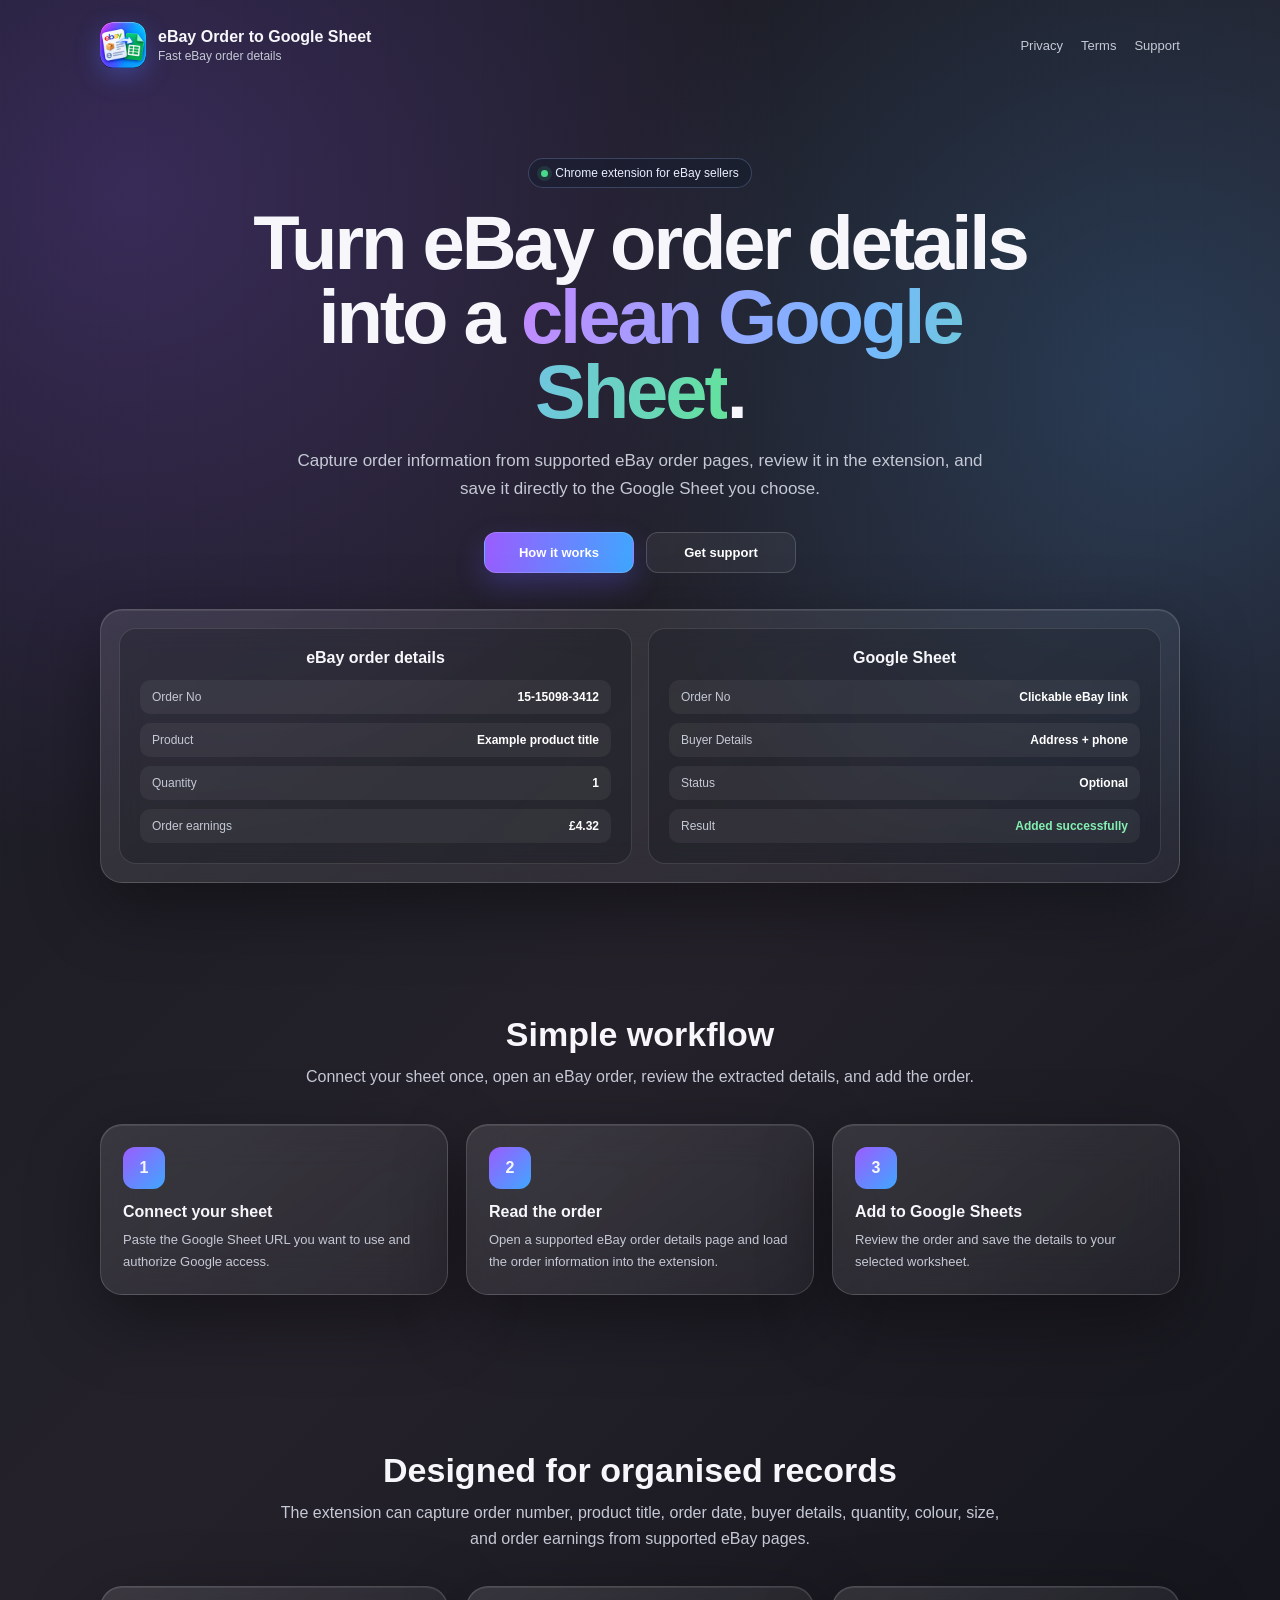
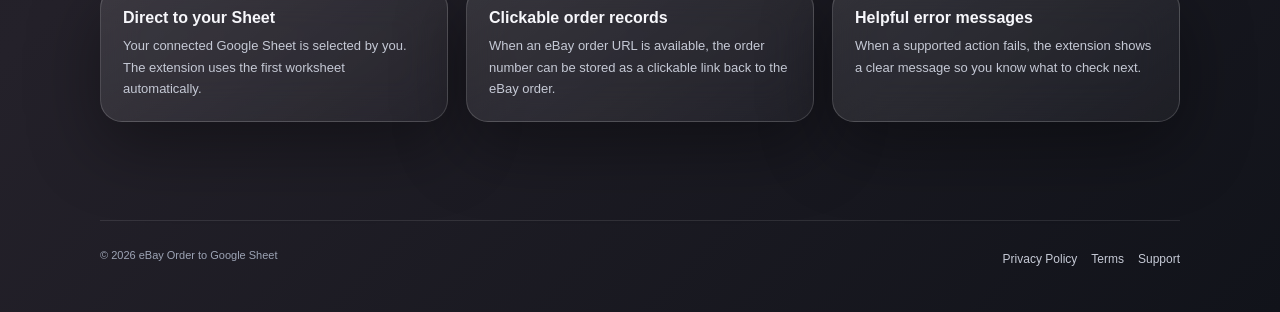
<file: index.html>
<!doctype html>
<html lang="en">
<head>
<meta charset="utf-8"><meta name="viewport" content="width=device-width,initial-scale=1">
<title>eBay Order to Google Sheet</title>
<meta name="description" content="Capture eBay order details and save them directly to your Google Sheet.">
<link rel="stylesheet" href="styles.css">
</head>
<body>
<div class="container">
<nav class="nav">
  <a class="brand" href="index.html" style="text-decoration:none;color:inherit"><img src="icon.png" alt="eBay Order to Google Sheet icon"><div><strong>eBay Order to Google Sheet</strong><span>Fast eBay order details</span></div></a>
  <div class="navlinks"><a href="privacy.html">Privacy</a><a href="terms.html">Terms</a><a href="support.html">Support</a></div>
</nav>
<main>
<section class="hero">
  <div class="pill"><span class="dot"></span>Chrome extension for eBay sellers</div>
  <h1>Turn eBay order details into a <span>clean Google Sheet</span>.</h1>
  <p class="lead">Capture order information from supported eBay order pages, review it in the extension, and save it directly to the Google Sheet you choose.</p>
  <div class="actions"><a class="btn primary" href="#how-it-works">How it works</a><a class="btn secondary" href="support.html">Get support</a></div>
  <div class="demo glass">
    <div class="mock">
      <div class="mockcard"><div class="mocktitle">eBay order details</div><div class="rows"><div class="row"><span>Order No</span><b>15-15098-3412</b></div><div class="row"><span>Product</span><b>Example product title</b></div><div class="row"><span>Quantity</span><b>1</b></div><div class="row"><span>Order earnings</span><b>£4.32</b></div></div></div>
      <div class="mockcard"><div class="mocktitle">Google Sheet</div><div class="rows"><div class="row"><span>Order No</span><b>Clickable eBay link</b></div><div class="row"><span>Buyer Details</span><b>Address + phone</b></div><div class="row"><span>Status</span><b>Optional</b></div><div class="row"><span>Result</span><b style="color:#84efb3">Added successfully</b></div></div></div>
    </div>
  </div>
</section>
<section id="how-it-works">
  <div class="section-title"><h2>Simple workflow</h2><p>Connect your sheet once, open an eBay order, review the extracted details, and add the order.</p></div>
  <div class="grid">
    <article class="card glass"><div class="iconbox">1</div><h3>Connect your sheet</h3><p>Paste the Google Sheet URL you want to use and authorize Google access.</p></article>
    <article class="card glass"><div class="iconbox">2</div><h3>Read the order</h3><p>Open a supported eBay order details page and load the order information into the extension.</p></article>
    <article class="card glass"><div class="iconbox">3</div><h3>Add to Google Sheets</h3><p>Review the order and save the details to your selected worksheet.</p></article>
  </div>
</section>
<section>
  <div class="section-title"><h2>Designed for organised records</h2><p>The extension can capture order number, product title, order date, buyer details, quantity, colour, size, and order earnings from supported eBay pages.</p></div>
  <div class="grid">
    <article class="card glass"><h3>Direct to your Sheet</h3><p>Your connected Google Sheet is selected by you. The extension uses the first worksheet automatically.</p></article>
    <article class="card glass"><h3>Clickable order records</h3><p>When an eBay order URL is available, the order number can be stored as a clickable link back to the eBay order.</p></article>
    <article class="card glass"><h3>Helpful error messages</h3><p>When a supported action fails, the extension shows a clear message so you know what to check next.</p></article>
  </div>
</section>
</main>
<footer class="footer"><div class="footer-inner"><small>© 2026 eBay Order to Google Sheet</small><div><a href="privacy.html">Privacy Policy</a><a href="terms.html">Terms</a><a href="support.html">Support</a></div></div></footer>
</div>
</body></html>
</file>
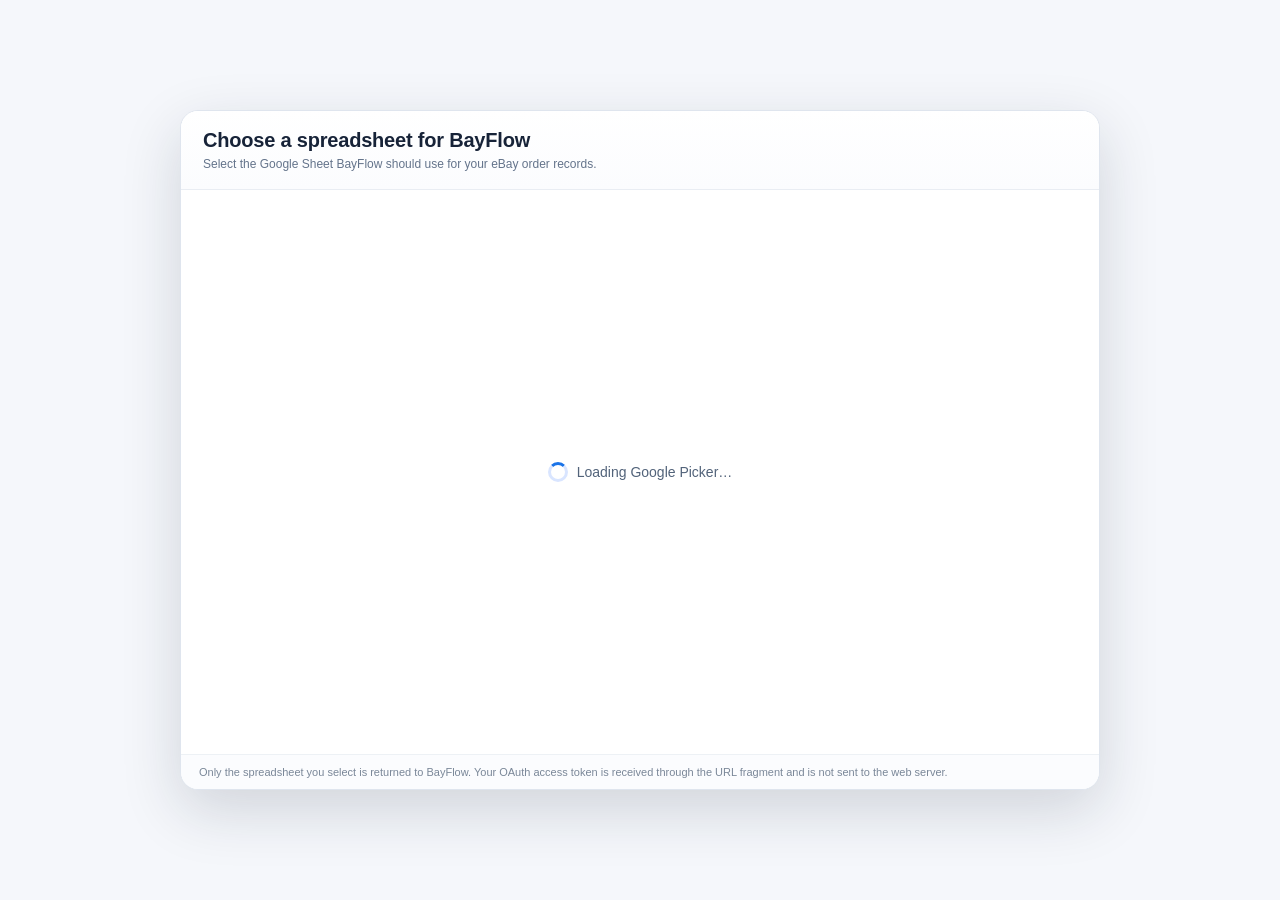
<file: picker.html>
<!doctype html>
<html lang="en">
<head>
  <meta charset="utf-8">
  <meta name="viewport" content="width=device-width, initial-scale=1">
  <title>BayFlow - Choose a Google Sheet</title>
  <style>
    :root{color-scheme:light}
    *{box-sizing:border-box}
    html,body{margin:0;width:100%;height:100%;font-family:Segoe UI,Roboto,Arial,sans-serif;background:#f5f7fb;color:#172338}
    body{display:flex;align-items:center;justify-content:center}
    .card{width:min(920px,94vw);height:min(680px,90vh);display:flex;flex-direction:column;background:#fff;border:1px solid #dfe5ee;border-radius:18px;box-shadow:0 20px 60px rgba(20,32,50,.16);overflow:hidden}
    .head{padding:18px 22px;border-bottom:1px solid #e9edf3;background:linear-gradient(180deg,#fff,#fbfcfe)}
    .title{font-size:20px;font-weight:700;letter-spacing:-.2px}
    .sub{margin-top:5px;font-size:12px;color:#64748b}
    .body{position:relative;flex:1;min-height:0;padding:14px 18px}
    #state{display:flex;align-items:center;justify-content:center;height:100%;padding:16px;text-align:center;font-size:14px;color:#52637a}
    #state.ok{color:#167a46}
    #state.err{color:#a52626}
    .mini{padding:11px 18px;border-top:1px solid #edf1f5;font-size:11px;color:#7a8798;background:#fbfcfe}
    .spinner{width:20px;height:20px;border:3px solid #d9e5ff;border-top-color:#1a73e8;border-radius:50%;animation:spin .8s linear infinite;margin-right:9px}
    @keyframes spin{to{transform:rotate(360deg)}}
  </style>
  <script async defer src="https://apis.google.com/js/api.js"></script>
</head>
<body>
  <section class="card" aria-label="BayFlow Google Sheet Picker">
    <header class="head">
      <div class="title">Choose a spreadsheet for BayFlow</div>
      <div class="sub">Select the Google Sheet BayFlow should use for your eBay order records.</div>
    </header>
    <main class="body">
      <div id="state"><span class="spinner"></span><span>Loading Google Picker…</span></div>
    </main>
    <footer class="mini">Only the spreadsheet you select is returned to BayFlow. Your OAuth access token is received through the URL fragment and is not sent to the web server.</footer>
  </section>

  <script>
    const PROJECT_NUMBER = "74619253589";
    // Replace this placeholder locally with your restricted Google Picker API key.
    const API_KEY = "AIzaSyA6EOGC8nXC9sb9Z-Lqsw6kfRD4mt_FAi4";
    const state = document.getElementById("state");

    const params = new URLSearchParams(window.location.search);
    const token = new URLSearchParams(window.location.hash.slice(1)).get("token") || "";

    function setState(text, kind = "") {
      state.className = kind;
      state.innerHTML = "";
      const span = document.createElement("span");
      span.textContent = text;
      state.appendChild(span);
    }

    function setLoading(text) {
      state.className = "";
      state.innerHTML = "";
      const spinner = document.createElement("span");
      spinner.className = "spinner";
      const label = document.createElement("span");
      label.textContent = text;
      state.append(spinner, label);
    }

    function sendSelection(selection) {
      window.parent.postMessage(selection, "*");
    }

    function openPicker() {
      if (!token) {
        setState("Google authorization was not provided. Please reconnect BayFlow.", "err");
        return;
      }
      if (API_KEY === "PASTE_API_KEY_HERE") {
        setState("Picker is not configured yet. Add the restricted Google API key to picker.html.", "err");
        return;
      }
      if (!window.google || !google.picker) {
        setState("Google Picker could not be loaded. Please refresh and try again.", "err");
        return;
      }

      try {
        const view = new google.picker.DocsView(google.picker.ViewId.SPREADSHEETS)
          .setIncludeFolders(false);

        const picker = new google.picker.PickerBuilder()
          .setDeveloperKey(API_KEY)
          .setOAuthToken(token)
          .setAppId(PROJECT_NUMBER)
          .addView(view)
          .setTitle("Choose a spreadsheet for BayFlow")
          .setCallback((data) => {
            if (data.action === google.picker.Action.PICKED) {
              const doc = data.docs && data.docs[0];
              if (!doc) {
                setState("No spreadsheet was selected.", "err");
                return;
              }

              sendSelection({
                type: "BAYFLOW_SHEET_SELECTED",
                id: doc[google.picker.Document.ID] || "",
                name: doc[google.picker.Document.NAME] || "Google Sheet",
                url: doc[google.picker.Document.URL] || ""
              });
              setState("Spreadsheet selected. Finishing connection…", "ok");
            } else if (data.action === google.picker.Action.CANCEL) {
              sendSelection({type: "BAYFLOW_SHEET_PICKER_CANCELLED"});
              setState("Selection cancelled.");
            }
          })
          .build();

        picker.setVisible(true);
        setState("Choose a spreadsheet…");
      } catch (error) {
        setState(error && error.message ? error.message : "Unable to open Google Picker.", "err");
      }
    }

    function loadPicker() {
      if (!window.gapi) {
        setTimeout(loadPicker, 150);
        return;
      }
      setLoading("Loading Google Picker…");
      gapi.load("picker", {callback: openPicker});
    }

    if (!PROJECT_NUMBER || PROJECT_NUMBER.length < 6) {
      setState("Picker project configuration is incomplete.", "err");
    } else {
      loadPicker();
    }
  </script>
</body>
</html>
</file>
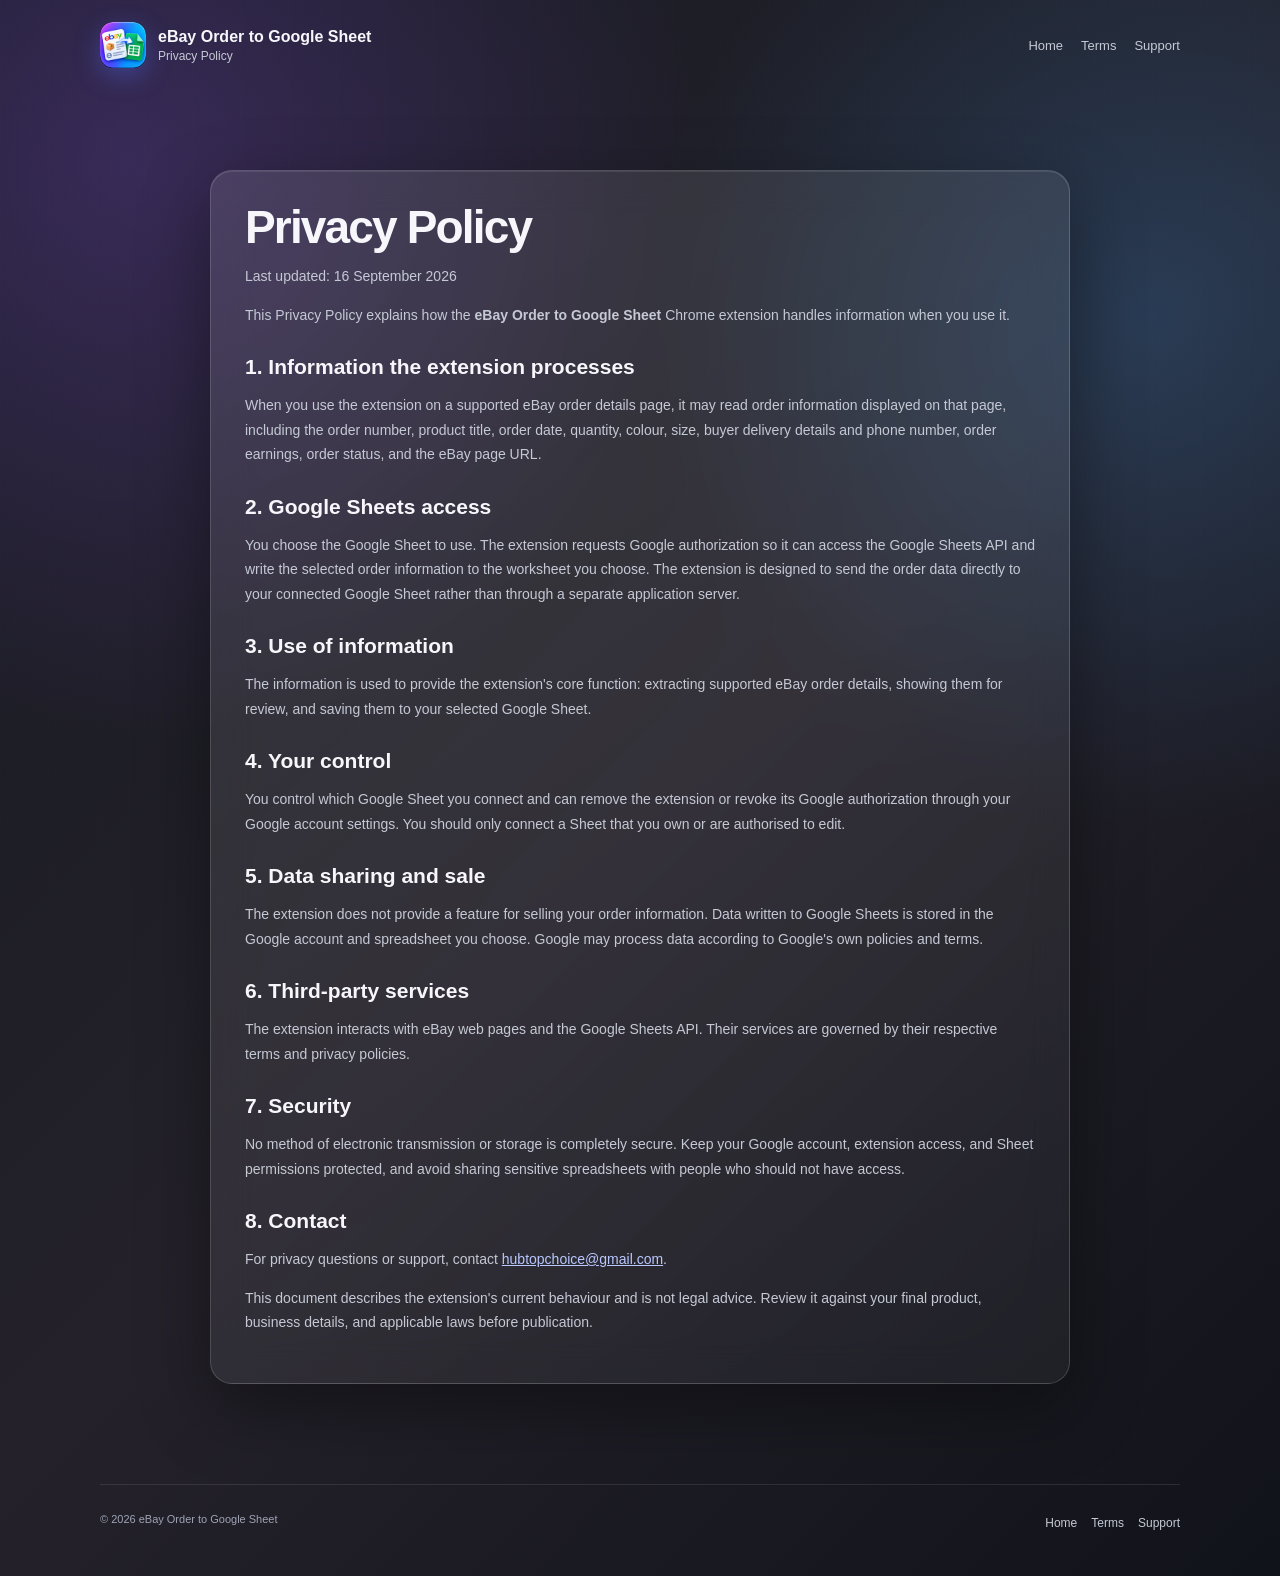
<file: privacy.html>
<!doctype html><html lang="en"><head><meta charset="utf-8"><meta name="viewport" content="width=device-width,initial-scale=1"><title>Privacy Policy | eBay Order to Google Sheet</title><link rel="stylesheet" href="styles.css"></head><body><div class="container"><nav class="nav"><a class="brand" href="index.html" style="text-decoration:none;color:inherit"><img src="icon.png" alt=""><div><strong>eBay Order to Google Sheet</strong><span>Privacy Policy</span></div></a><div class="navlinks"><a href="index.html">Home</a><a href="terms.html">Terms</a><a href="support.html">Support</a></div></nav><main class="legal"><div class="glass"><h1>Privacy Policy</h1><p>Last updated: 16 September 2026</p><p>This Privacy Policy explains how the <strong>eBay Order to Google Sheet</strong> Chrome extension handles information when you use it.</p><h2>1. Information the extension processes</h2><p>When you use the extension on a supported eBay order details page, it may read order information displayed on that page, including the order number, product title, order date, quantity, colour, size, buyer delivery details and phone number, order earnings, order status, and the eBay page URL.</p><h2>2. Google Sheets access</h2><p>You choose the Google Sheet to use. The extension requests Google authorization so it can access the Google Sheets API and write the selected order information to the worksheet you choose. The extension is designed to send the order data directly to your connected Google Sheet rather than through a separate application server.</p><h2>3. Use of information</h2><p>The information is used to provide the extension's core function: extracting supported eBay order details, showing them for review, and saving them to your selected Google Sheet.</p><h2>4. Your control</h2><p>You control which Google Sheet you connect and can remove the extension or revoke its Google authorization through your Google account settings. You should only connect a Sheet that you own or are authorised to edit.</p><h2>5. Data sharing and sale</h2><p>The extension does not provide a feature for selling your order information. Data written to Google Sheets is stored in the Google account and spreadsheet you choose. Google may process data according to Google's own policies and terms.</p><h2>6. Third-party services</h2><p>The extension interacts with eBay web pages and the Google Sheets API. Their services are governed by their respective terms and privacy policies.</p><h2>7. Security</h2><p>No method of electronic transmission or storage is completely secure. Keep your Google account, extension access, and Sheet permissions protected, and avoid sharing sensitive spreadsheets with people who should not have access.</p><h2>8. Contact</h2><p>For privacy questions or support, contact <a href="mailto:hubtopchoice@gmail.com" style="color:#b9c8ff">hubtopchoice@gmail.com</a>.</p><p class="note">This document describes the extension's current behaviour and is not legal advice. Review it against your final product, business details, and applicable laws before publication.</p></div></main><footer class="footer"><div class="footer-inner"><small>© 2026 eBay Order to Google Sheet</small><div><a href="index.html">Home</a><a href="terms.html">Terms</a><a href="support.html">Support</a></div></div></footer></div></body></html>
</file>
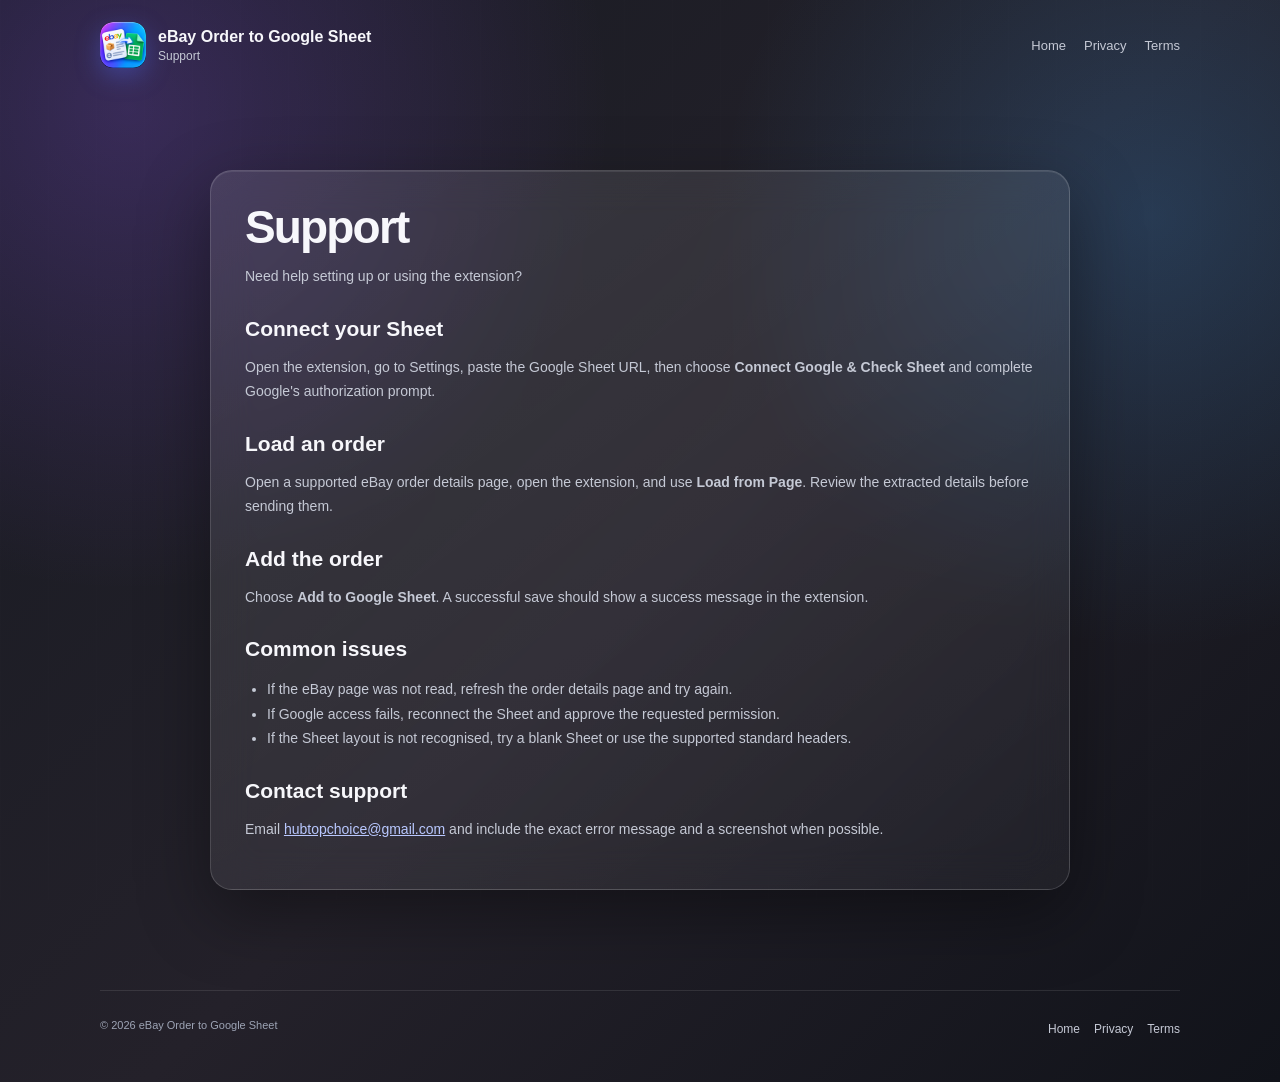
<file: support.html>
<!doctype html><html lang="en"><head><meta charset="utf-8"><meta name="viewport" content="width=device-width,initial-scale=1"><title>Support | eBay Order to Google Sheet</title><link rel="stylesheet" href="styles.css"></head><body><div class="container"><nav class="nav"><a class="brand" href="index.html" style="text-decoration:none;color:inherit"><img src="icon.png" alt=""><div><strong>eBay Order to Google Sheet</strong><span>Support</span></div></a><div class="navlinks"><a href="index.html">Home</a><a href="privacy.html">Privacy</a><a href="terms.html">Terms</a></div></nav><main class="legal"><div class="glass"><h1>Support</h1><p>Need help setting up or using the extension?</p><h2>Connect your Sheet</h2><p>Open the extension, go to Settings, paste the Google Sheet URL, then choose <strong>Connect Google &amp; Check Sheet</strong> and complete Google's authorization prompt.</p><h2>Load an order</h2><p>Open a supported eBay order details page, open the extension, and use <strong>Load from Page</strong>. Review the extracted details before sending them.</p><h2>Add the order</h2><p>Choose <strong>Add to Google Sheet</strong>. A successful save should show a success message in the extension.</p><h2>Common issues</h2><ul><li>If the eBay page was not read, refresh the order details page and try again.</li><li>If Google access fails, reconnect the Sheet and approve the requested permission.</li><li>If the Sheet layout is not recognised, try a blank Sheet or use the supported standard headers.</li></ul><h2>Contact support</h2><p>Email <a href="mailto:hubtopchoice@gmail.com" style="color:#b9c8ff">hubtopchoice@gmail.com</a> and include the exact error message and a screenshot when possible.</p></div></main><footer class="footer"><div class="footer-inner"><small>© 2026 eBay Order to Google Sheet</small><div><a href="index.html">Home</a><a href="privacy.html">Privacy</a><a href="terms.html">Terms</a></div></div></footer></div></body></html>
</file>
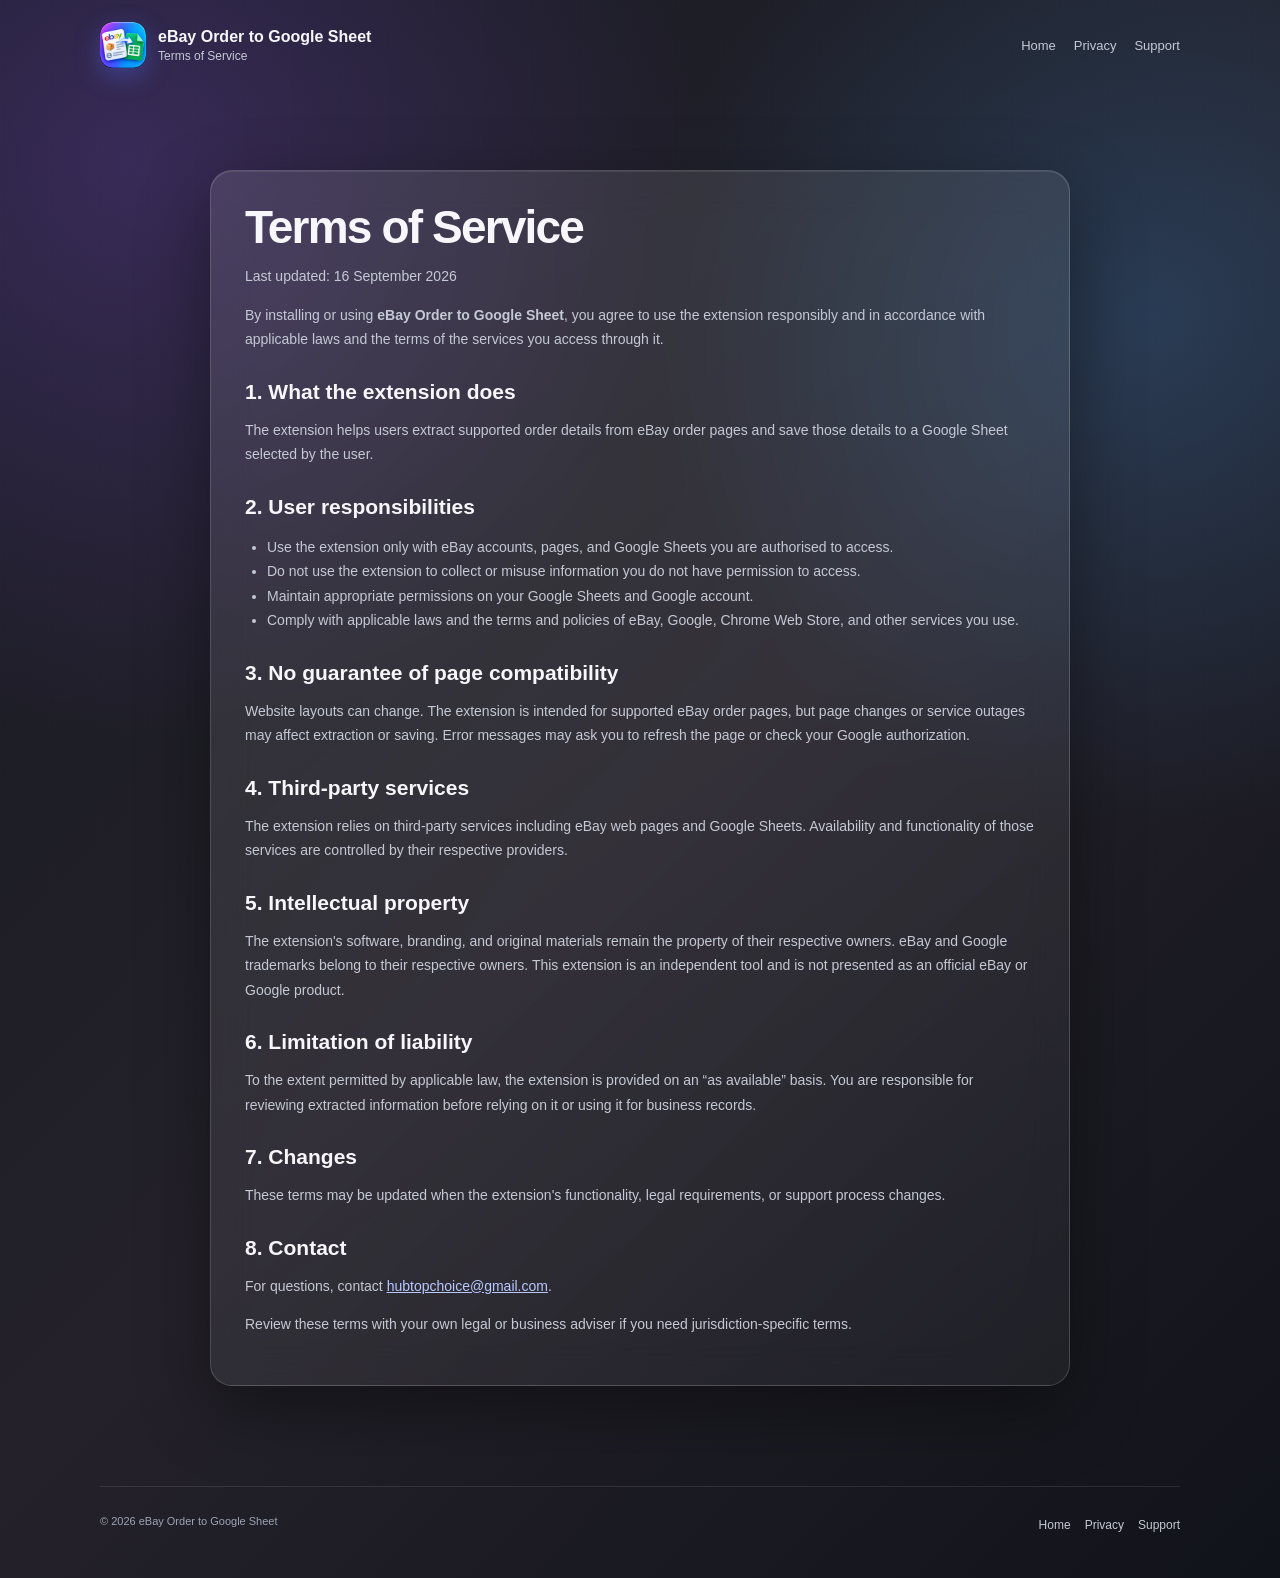
<file: terms.html>
<!doctype html><html lang="en"><head><meta charset="utf-8"><meta name="viewport" content="width=device-width,initial-scale=1"><title>Terms of Service | eBay Order to Google Sheet</title><link rel="stylesheet" href="styles.css"></head><body><div class="container"><nav class="nav"><a class="brand" href="index.html" style="text-decoration:none;color:inherit"><img src="icon.png" alt=""><div><strong>eBay Order to Google Sheet</strong><span>Terms of Service</span></div></a><div class="navlinks"><a href="index.html">Home</a><a href="privacy.html">Privacy</a><a href="support.html">Support</a></div></nav><main class="legal"><div class="glass"><h1>Terms of Service</h1><p>Last updated: 16 September 2026</p><p>By installing or using <strong>eBay Order to Google Sheet</strong>, you agree to use the extension responsibly and in accordance with applicable laws and the terms of the services you access through it.</p><h2>1. What the extension does</h2><p>The extension helps users extract supported order details from eBay order pages and save those details to a Google Sheet selected by the user.</p><h2>2. User responsibilities</h2><ul><li>Use the extension only with eBay accounts, pages, and Google Sheets you are authorised to access.</li><li>Do not use the extension to collect or misuse information you do not have permission to access.</li><li>Maintain appropriate permissions on your Google Sheets and Google account.</li><li>Comply with applicable laws and the terms and policies of eBay, Google, Chrome Web Store, and other services you use.</li></ul><h2>3. No guarantee of page compatibility</h2><p>Website layouts can change. The extension is intended for supported eBay order pages, but page changes or service outages may affect extraction or saving. Error messages may ask you to refresh the page or check your Google authorization.</p><h2>4. Third-party services</h2><p>The extension relies on third-party services including eBay web pages and Google Sheets. Availability and functionality of those services are controlled by their respective providers.</p><h2>5. Intellectual property</h2><p>The extension's software, branding, and original materials remain the property of their respective owners. eBay and Google trademarks belong to their respective owners. This extension is an independent tool and is not presented as an official eBay or Google product.</p><h2>6. Limitation of liability</h2><p>To the extent permitted by applicable law, the extension is provided on an “as available” basis. You are responsible for reviewing extracted information before relying on it or using it for business records.</p><h2>7. Changes</h2><p>These terms may be updated when the extension's functionality, legal requirements, or support process changes.</p><h2>8. Contact</h2><p>For questions, contact <a href="mailto:hubtopchoice@gmail.com" style="color:#b9c8ff">hubtopchoice@gmail.com</a>.</p><p class="note">Review these terms with your own legal or business adviser if you need jurisdiction-specific terms.</p></div></main><footer class="footer"><div class="footer-inner"><small>© 2026 eBay Order to Google Sheet</small><div><a href="index.html">Home</a><a href="privacy.html">Privacy</a><a href="support.html">Support</a></div></div></footer></div></body></html>
</file>
<file: styles.css>
:root{--bg:#11131a;--panel:rgba(255,255,255,.08);--line:rgba(255,255,255,.16);--text:#f7f7fb;--muted:#c5c9d5;--purple:#9b5cff;--blue:#3fa7ff;--green:#49d98b;--shadow:0 24px 70px rgba(0,0,0,.38)}
*{box-sizing:border-box}html{scroll-behavior:smooth}body{margin:0;font-family:"Segoe UI",Roboto,Arial,sans-serif;color:var(--text);background:radial-gradient(circle at 10% 10%,rgba(155,92,255,.24),transparent 32%),radial-gradient(circle at 90% 20%,rgba(63,167,255,.20),transparent 30%),linear-gradient(135deg,#171a22,#24212a 52%,#11131a);min-height:100vh}body:before{content:"";position:fixed;inset:0;pointer-events:none;background:linear-gradient(90deg,rgba(255,255,255,.025) 1px,transparent 1px),linear-gradient(rgba(255,255,255,.02) 1px,transparent 1px);background-size:48px 48px;opacity:.35}.container{width:min(1080px,92%);margin:auto;position:relative}.nav{display:flex;align-items:center;justify-content:space-between;padding:22px 0}.brand{display:flex;align-items:center;gap:12px}.brand img{width:46px;height:46px;border-radius:13px;box-shadow:0 8px 24px rgba(83,111,255,.35)}.brand strong{display:block;font-size:16px}.brand span{display:block;color:var(--muted);font-size:12px;margin-top:3px}.navlinks{display:flex;gap:18px}.navlinks a{color:var(--muted);text-decoration:none;font-size:13px}.navlinks a:hover{color:#fff}.hero{padding:68px 0 54px;text-align:center}.pill{display:inline-flex;align-items:center;gap:7px;padding:7px 12px;border:1px solid rgba(160,190,255,.24);border-radius:999px;background:rgba(18,28,46,.45);font-size:12px;color:#e9efff}.dot{width:7px;height:7px;border-radius:50%;background:var(--green);box-shadow:0 0 0 4px rgba(73,217,139,.12)}h1{font-size:clamp(42px,7vw,76px);line-height:.98;margin:18px auto 18px;letter-spacing:-.04em;max-width:860px}h1 span{background:linear-gradient(100deg,#c28aff,#76b8ff 55%,#63e39b);-webkit-background-clip:text;background-clip:text;color:transparent}.lead{max-width:720px;margin:0 auto;color:var(--muted);font-size:17px;line-height:1.65}.actions{display:flex;justify-content:center;gap:12px;margin-top:28px;flex-wrap:wrap}.btn{display:inline-flex;align-items:center;justify-content:center;min-width:150px;padding:12px 18px;border-radius:12px;border:1px solid var(--line);text-decoration:none;color:#fff;font-weight:700;font-size:13px}.btn.primary{background:linear-gradient(100deg,var(--purple),var(--blue));box-shadow:0 12px 28px rgba(99,90,255,.28)}.btn.secondary{background:rgba(255,255,255,.05)}.glass{background:linear-gradient(145deg,rgba(255,255,255,.11),rgba(255,255,255,.04));border:1px solid var(--line);box-shadow:var(--shadow),inset 0 1px rgba(255,255,255,.09);backdrop-filter:blur(20px);-webkit-backdrop-filter:blur(20px);border-radius:22px}.demo{padding:18px;margin-top:36px}.mock{display:grid;grid-template-columns:1fr 1fr;gap:16px}.mockcard{padding:20px;border:1px solid rgba(255,255,255,.12);border-radius:17px;background:rgba(8,12,20,.25)}.mocktitle{font-weight:800;margin-bottom:13px}.rows{display:grid;gap:9px}.row{display:flex;justify-content:space-between;gap:15px;padding:10px 12px;border-radius:10px;background:rgba(255,255,255,.055);font-size:12px}.row b{color:#fff}.row span{color:var(--muted)}section{padding:78px 0}.section-title{text-align:center;max-width:720px;margin:0 auto 35px}.section-title h2{font-size:34px;margin:0 0 10px}.section-title p{color:var(--muted);line-height:1.6;margin:0}.grid{display:grid;grid-template-columns:repeat(3,1fr);gap:18px}.card{padding:22px}.iconbox{width:42px;height:42px;border-radius:12px;display:grid;place-items:center;background:linear-gradient(135deg,var(--purple),var(--blue));font-weight:900;margin-bottom:14px}.card h3{margin:0 0 8px;font-size:16px}.card p{margin:0;color:var(--muted);font-size:13px;line-height:1.65}.legal{padding:80px 0}.legal .glass{padding:34px;max-width:860px;margin:auto}.legal h1{font-size:46px;text-align:left;margin:0 0 14px}.legal h2{font-size:21px;margin:28px 0 8px}.legal p,.legal li{color:var(--muted);line-height:1.75;font-size:14px}.legal ul{padding-left:22px}.note{font-size:12px;color:#9da4b5;margin-top:12px}.footer{padding:28px 0 45px;border-top:1px solid rgba(255,255,255,.10);margin-top:20px}.footer-inner{display:flex;justify-content:space-between;gap:20px;flex-wrap:wrap}.footer a{color:var(--muted);text-decoration:none;margin-left:14px;font-size:12px}.footer small{color:#9da4b5;font-size:11px}
@media (max-width:780px){.mock,.grid{grid-template-columns:1fr}.navlinks{gap:10px}.hero{padding-top:50px}.lead{font-size:15px}section{padding:56px 0}.legal .glass{padding:24px}.legal h1{font-size:36px}}
</file>
